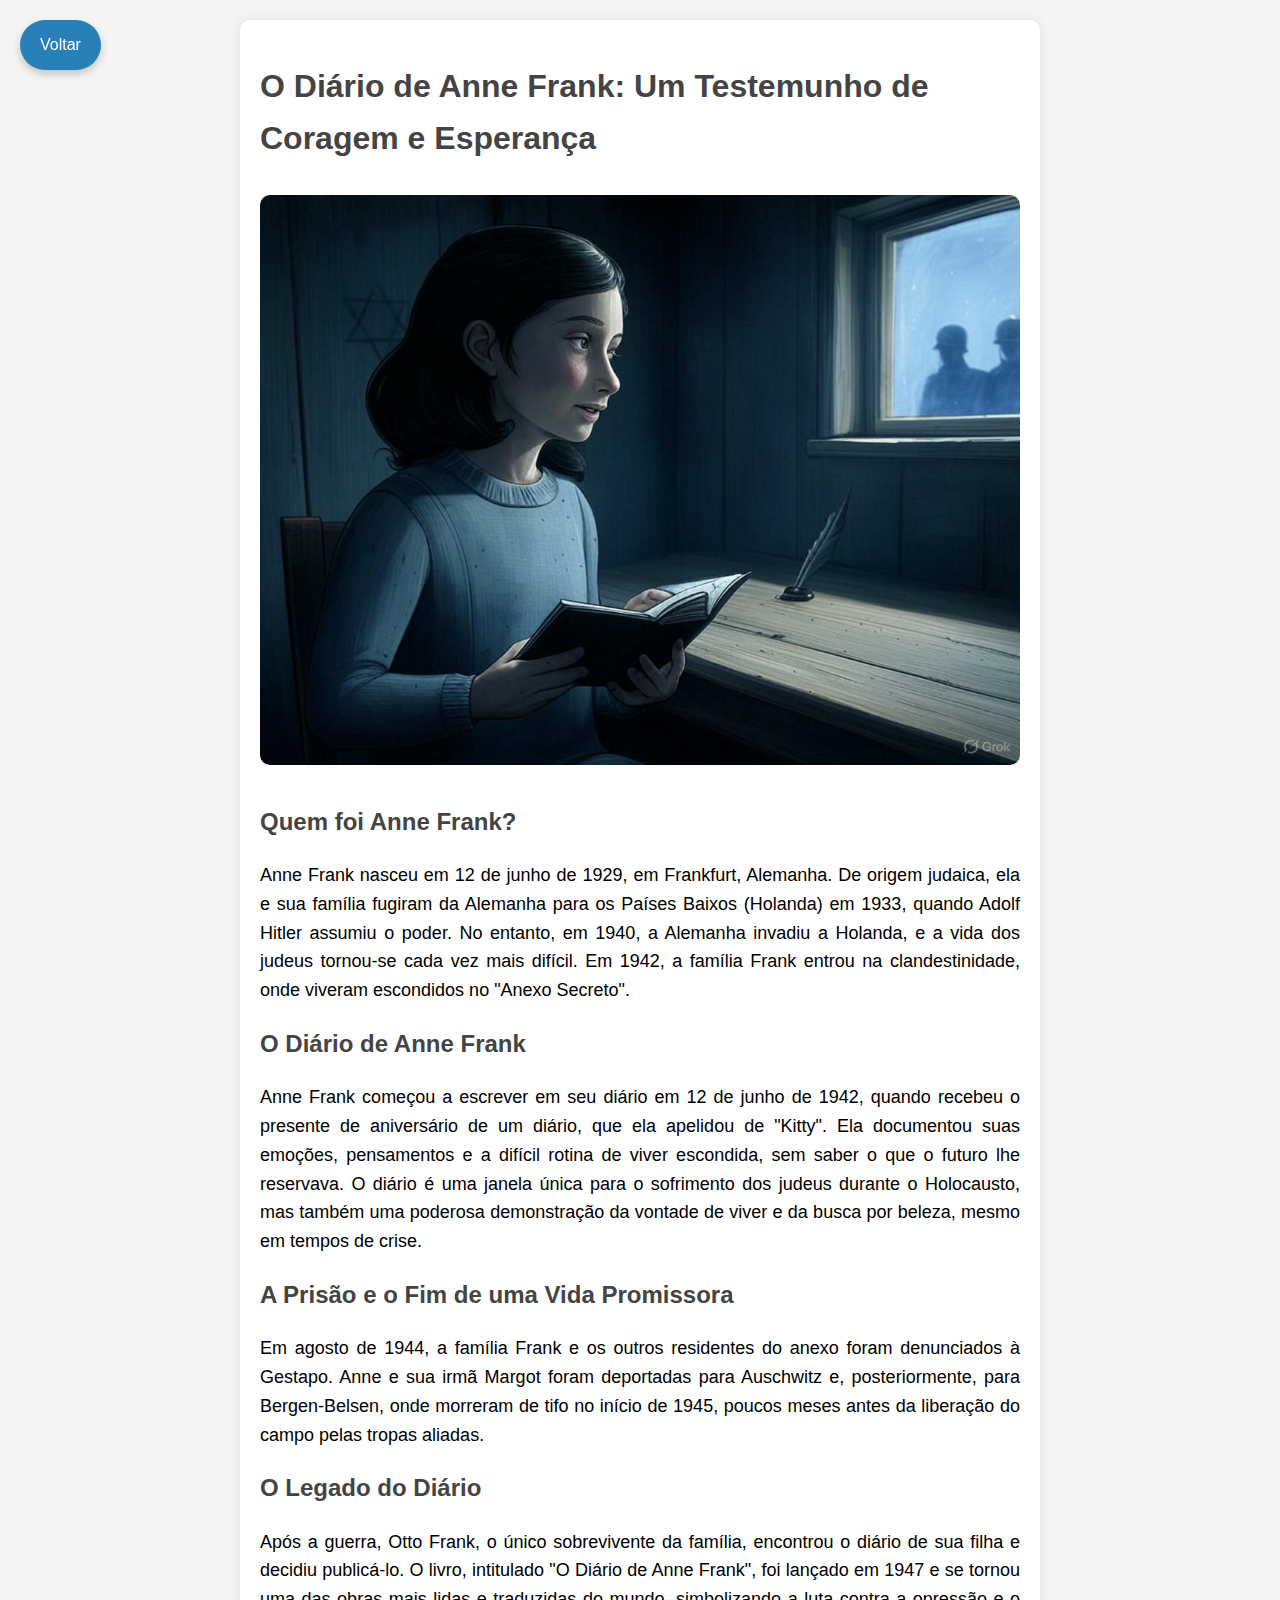
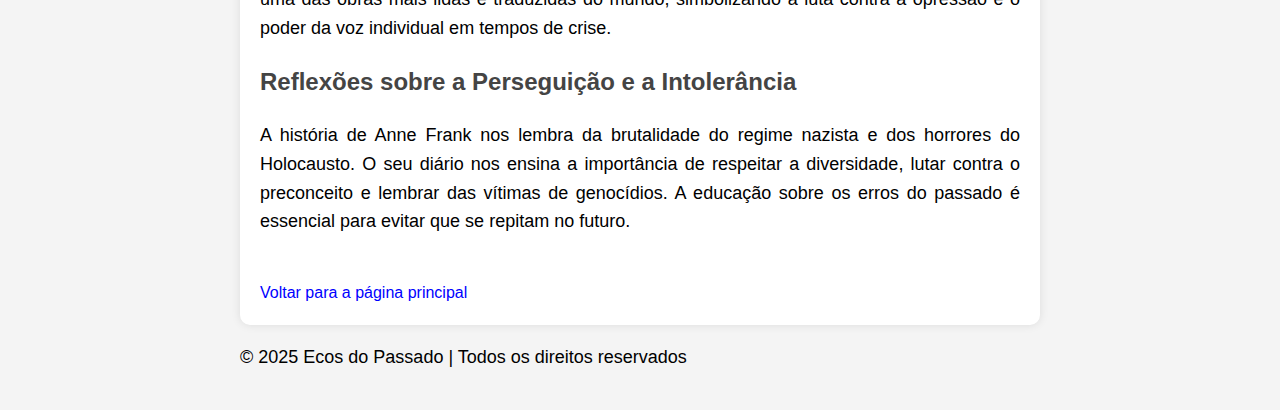
<file: anne_frank.html>
<!DOCTYPE html>
<html lang="pt">
<head>
    <meta charset="UTF-8">
    <meta name="viewport" content="width=device-width, initial-scale=1.0">
    <title>O Diário de Anne Frank: Um Testemunho de Coragem e Esperança</title>
    <style>
        body {
            font-family: Arial, sans-serif;
            line-height: 1.6;
            max-width: 800px;
            margin: auto;
            padding: 20px;
            background-color: #f4f4f4;
        }
        h1, h2 {
            color: #444;
        }
        .container {
            background: white;
            padding: 20px;
            border-radius: 10px;
            box-shadow: 0px 0px 10px rgba(0, 0, 0, 0.1);
        }
        img {
            width: 100%;
            border-radius: 10px;
            margin: 10px 0;
        }
        p {
            text-align: justify;
            font-size: 18px;
        }
        a {
            text-decoration: none;
            color: blue;
        }

        /* Estilização do botão de voltar */
        .back-button {
            position: fixed;
            top: 20px;
            left: 20px;
            background-color: #2980b9;
            color: white;
            font-size: 16px;
            padding: 12px 20px;
            border-radius: 30px;
            text-decoration: none;
            transition: background-color 0.3s ease, transform 0.3s ease;
            box-shadow: 0 4px 8px rgba(0, 0, 0, 0.2);
        }

        .back-button:hover {
            background-color: #3498db;
            transform: translateY(-3px);
        }

        .back-button:active {
            background-color: #2980b9;
            transform: translateY(1px);
        }
    </style>
</head>
<body>

    <div class="container">
        <h1>O Diário de Anne Frank: Um Testemunho de Coragem e Esperança</h1>
        <!-- Mantendo apenas a primeira imagem -->
        <img src="images/images/anne_frankk.jpg" alt="Anne Frank">

        <h2>Quem foi Anne Frank?</h2>
        <p>Anne Frank nasceu em 12 de junho de 1929, em Frankfurt, Alemanha. De origem judaica, ela e sua família fugiram da Alemanha para os Países Baixos (Holanda) em 1933, quando Adolf Hitler assumiu o poder. No entanto, em 1940, a Alemanha invadiu a Holanda, e a vida dos judeus tornou-se cada vez mais difícil. Em 1942, a família Frank entrou na clandestinidade, onde viveram escondidos no "Anexo Secreto".</p>

        <h2>O Diário de Anne Frank</h2>
        <p>Anne Frank começou a escrever em seu diário em 12 de junho de 1942, quando recebeu o presente de aniversário de um diário, que ela apelidou de "Kitty". Ela documentou suas emoções, pensamentos e a difícil rotina de viver escondida, sem saber o que o futuro lhe reservava. O diário é uma janela única para o sofrimento dos judeus durante o Holocausto, mas também uma poderosa demonstração da vontade de viver e da busca por beleza, mesmo em tempos de crise.</p>

        <h2>A Prisão e o Fim de uma Vida Promissora</h2>
        <p>Em agosto de 1944, a família Frank e os outros residentes do anexo foram denunciados à Gestapo. Anne e sua irmã Margot foram deportadas para Auschwitz e, posteriormente, para Bergen-Belsen, onde morreram de tifo no início de 1945, poucos meses antes da liberação do campo pelas tropas aliadas.</p>

        <h2>O Legado do Diário</h2>
        <p>Após a guerra, Otto Frank, o único sobrevivente da família, encontrou o diário de sua filha e decidiu publicá-lo. O livro, intitulado "O Diário de Anne Frank", foi lançado em 1947 e se tornou uma das obras mais lidas e traduzidas do mundo, simbolizando a luta contra a opressão e o poder da voz individual em tempos de crise.</p>

        <h2>Reflexões sobre a Perseguição e a Intolerância</h2>
        <p>A história de Anne Frank nos lembra da brutalidade do regime nazista e dos horrores do Holocausto. O seu diário nos ensina a importância de respeitar a diversidade, lutar contra o preconceito e lembrar das vítimas de genocídios. A educação sobre os erros do passado é essencial para evitar que se repitam no futuro.</p>

        <br>
        <a href="index.html">Voltar para a página principal</a>
    </div>

    <!-- Botão de Voltar -->
    <a href="index.html" class="back-button">Voltar</a>

    <footer>
        <p>&copy; 2025 Ecos do Passado | Todos os direitos reservados</p>
    </footer>

</body>
</html>
</file>
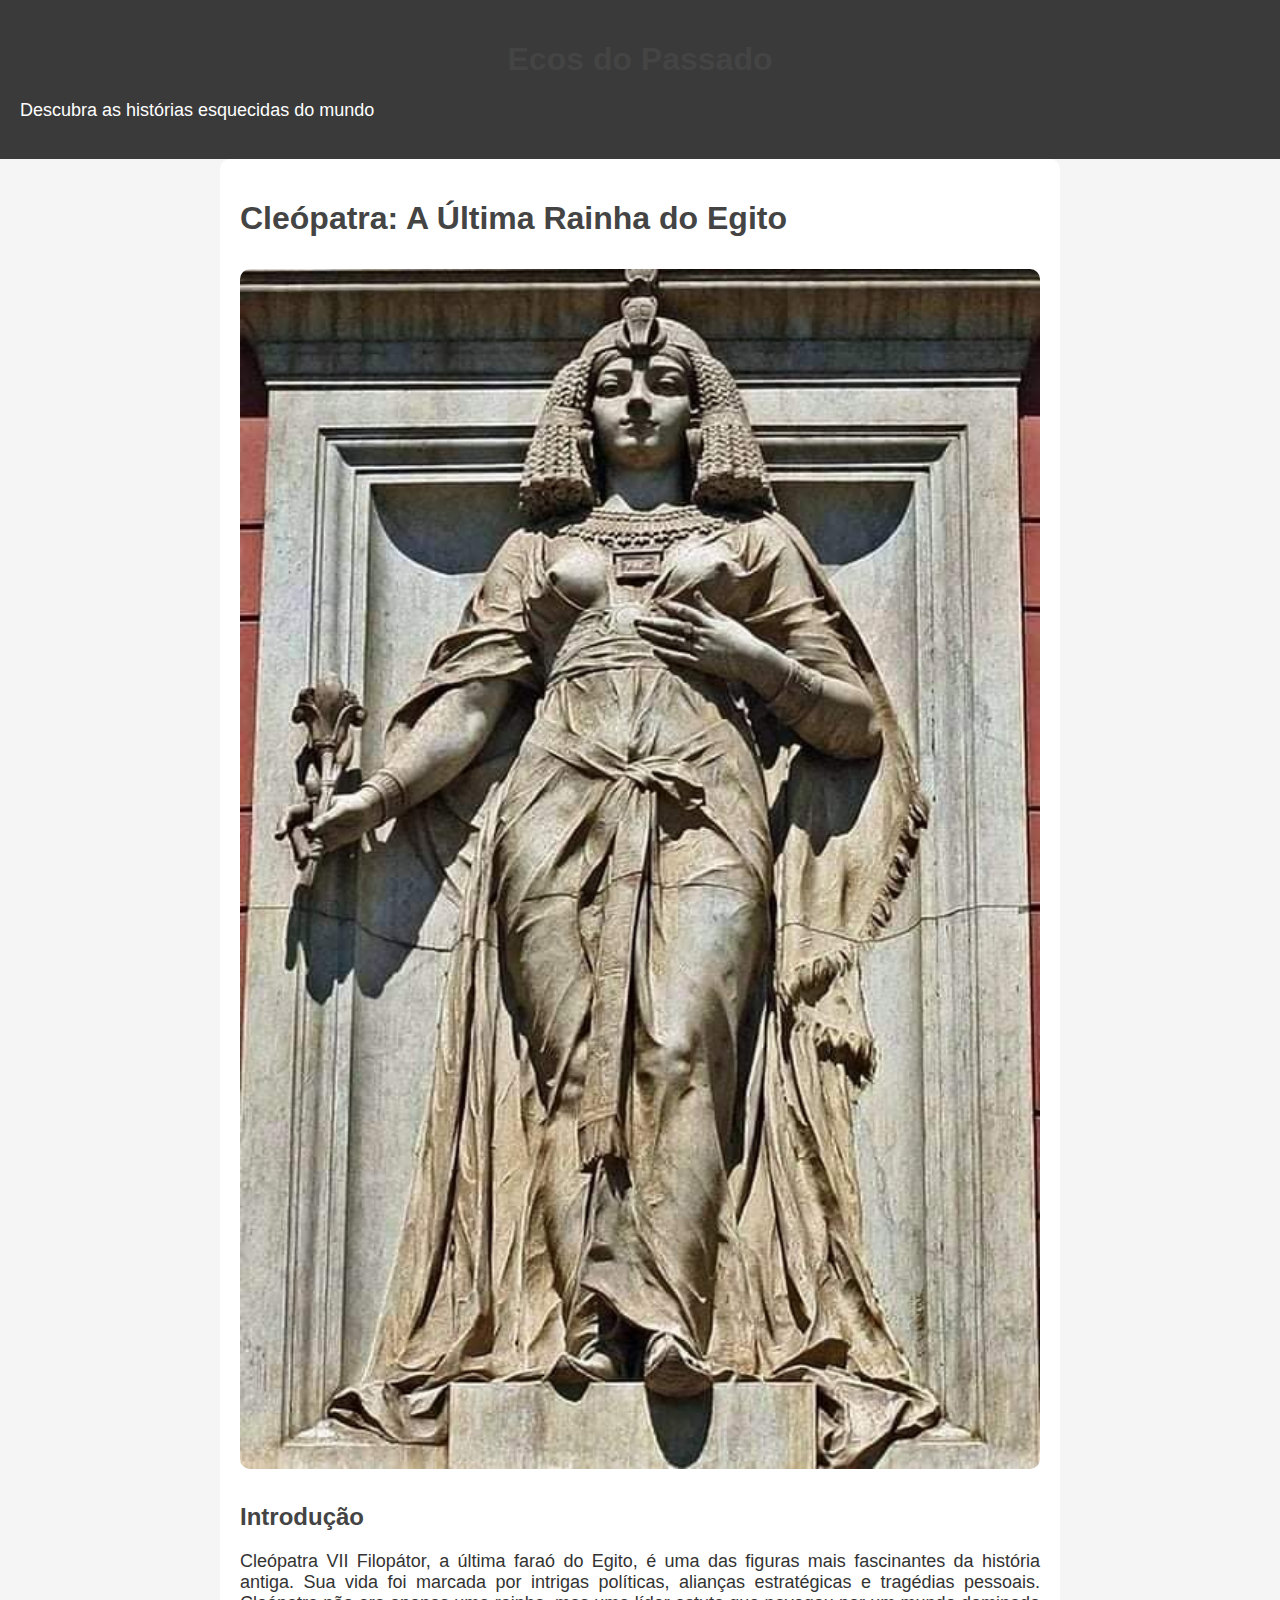
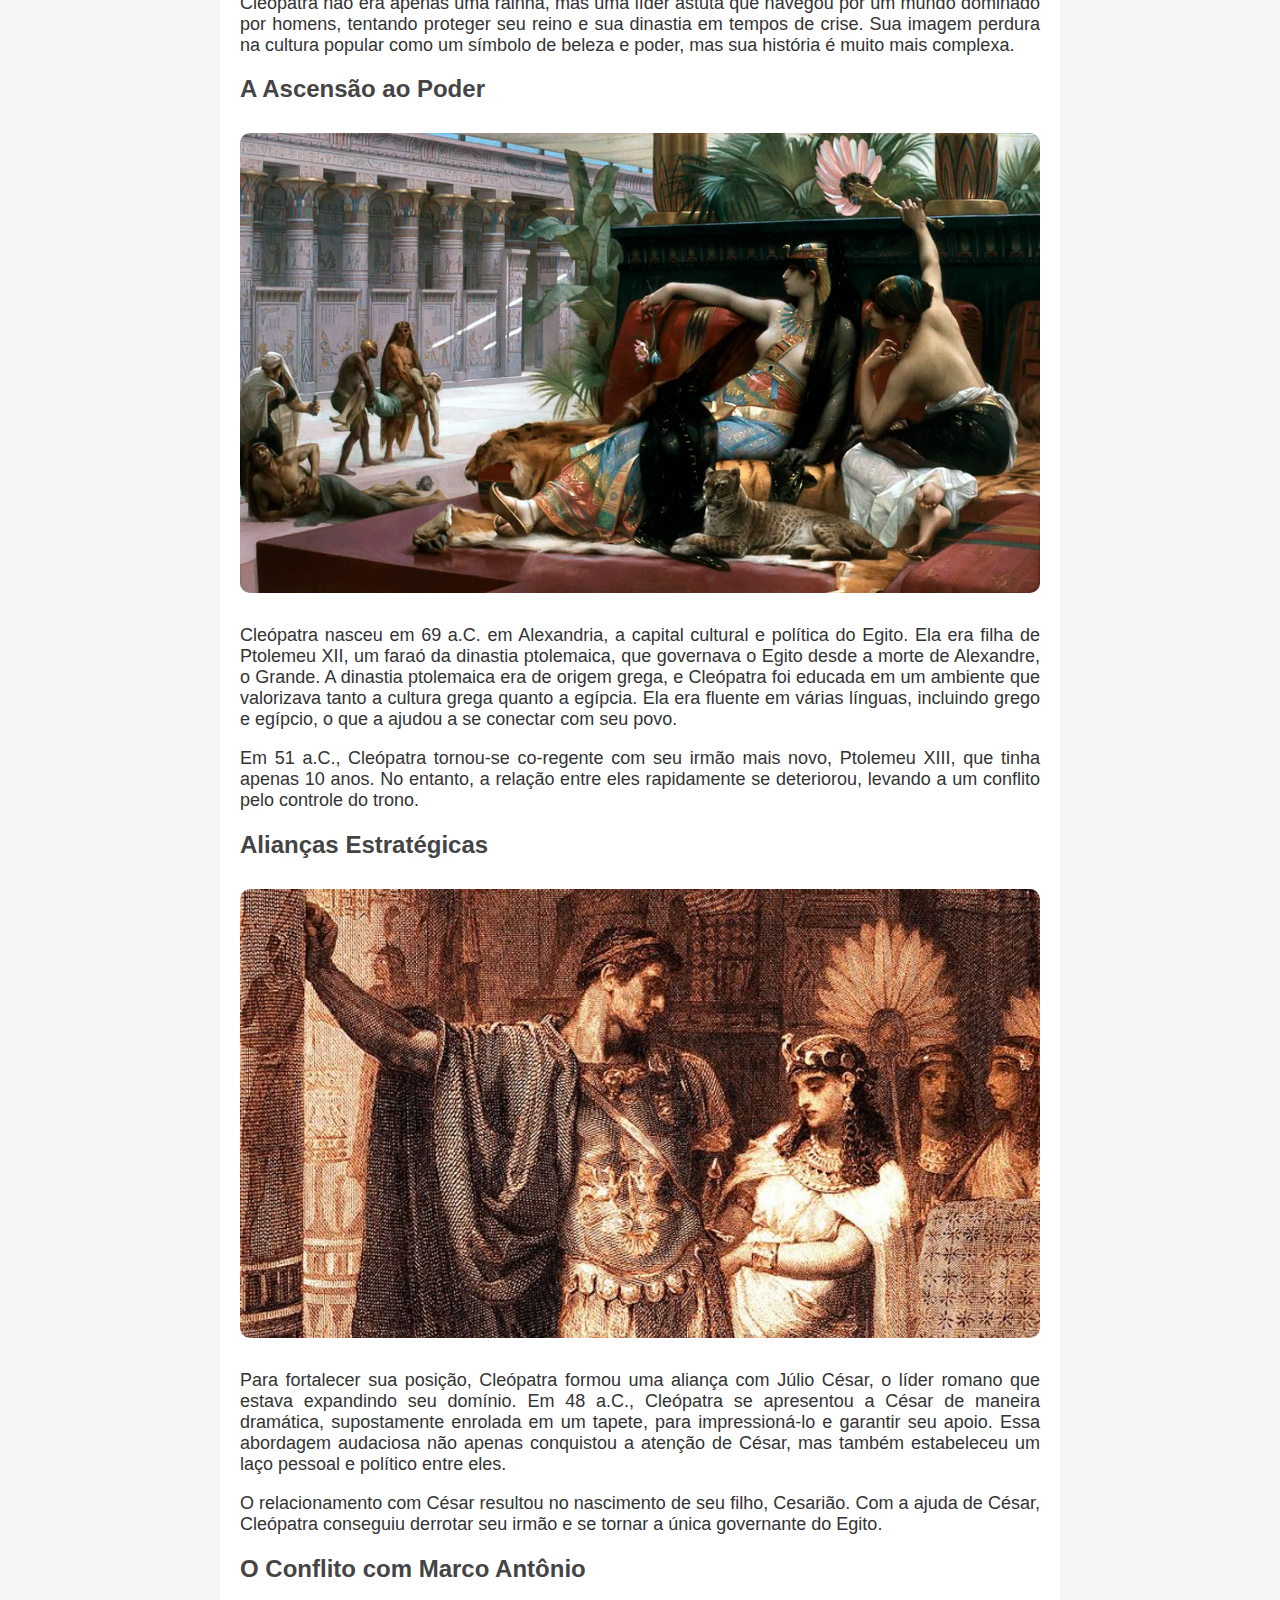
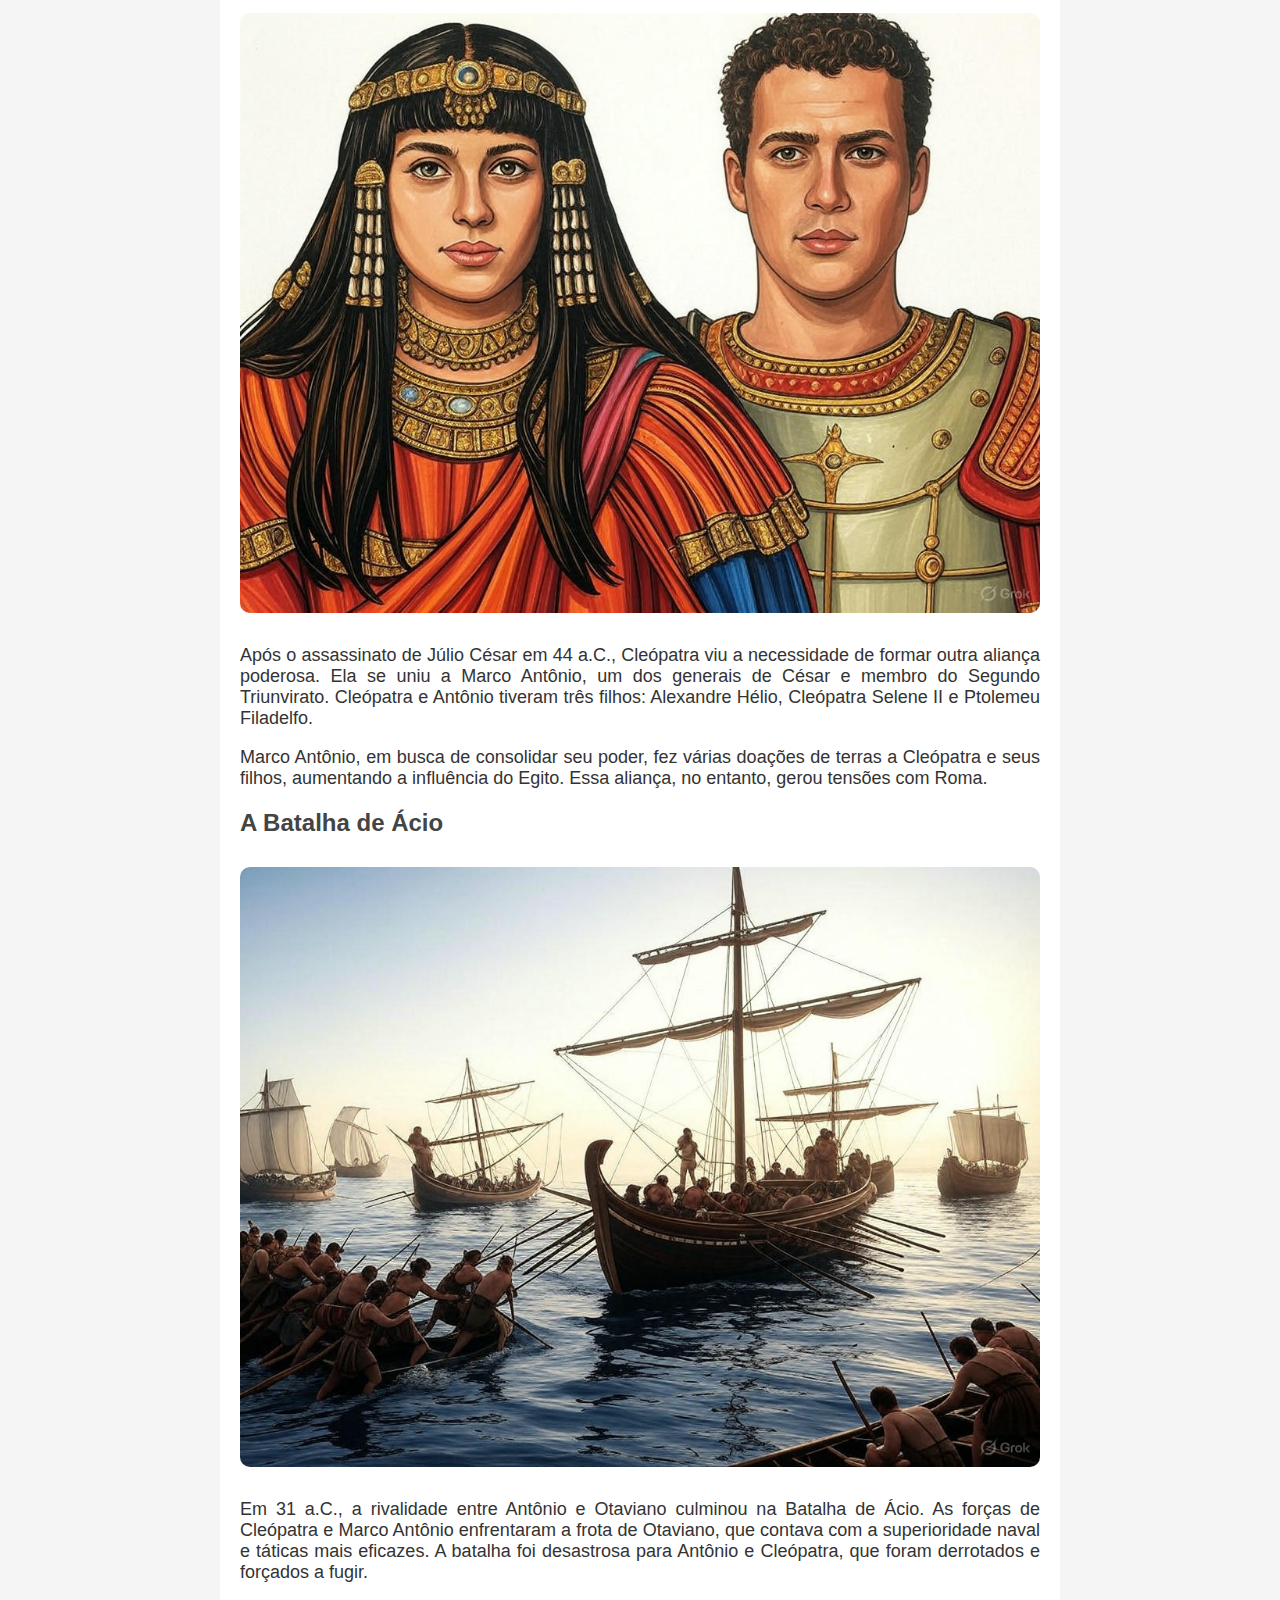
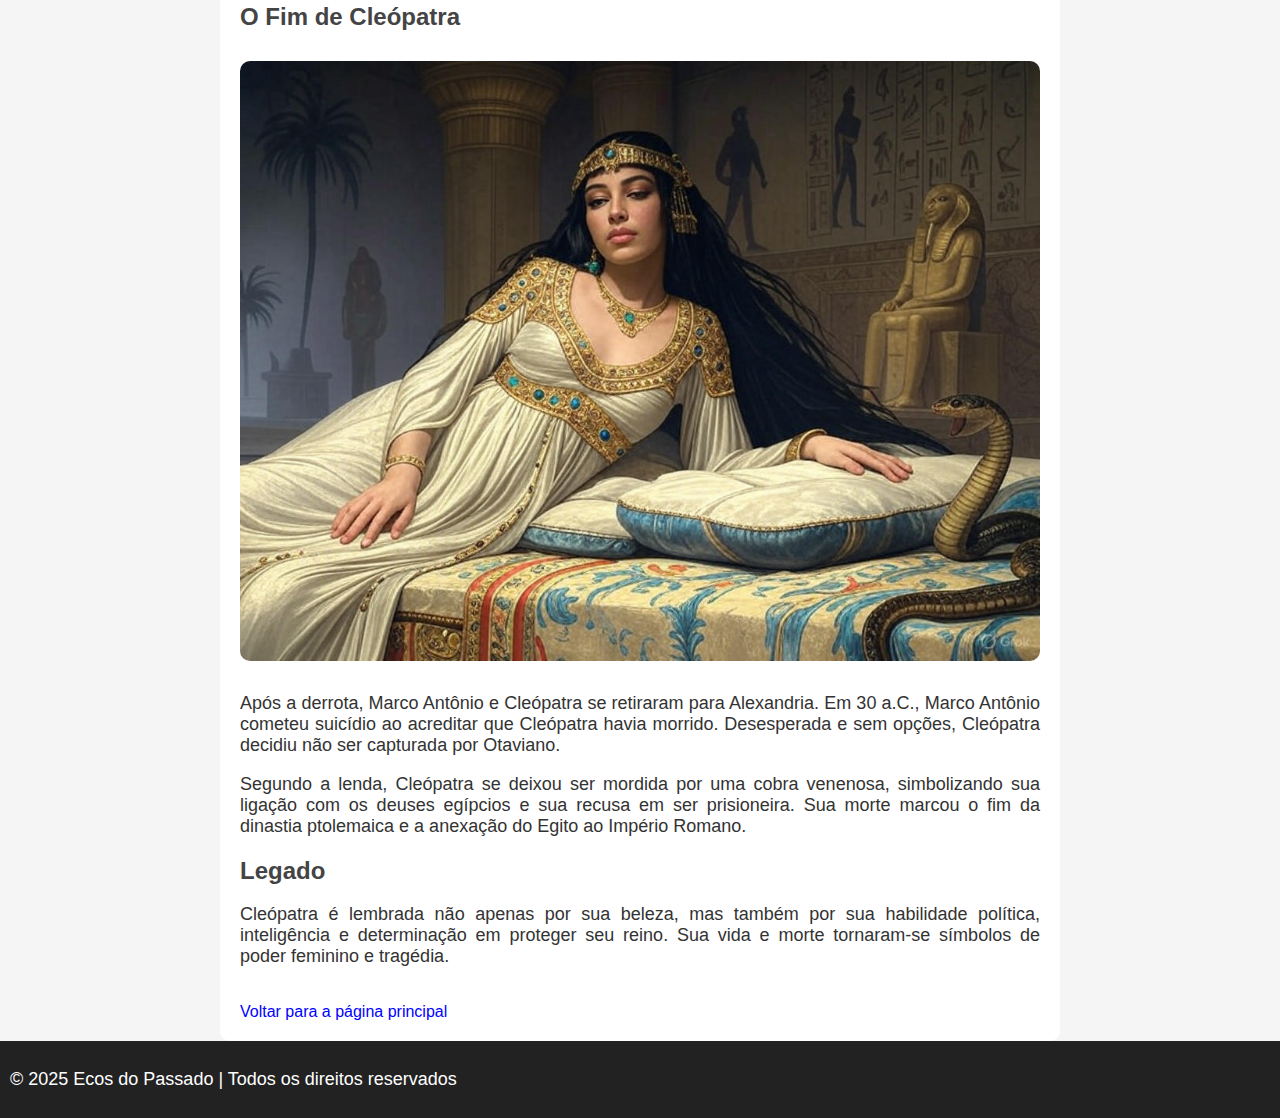
<file: cleopatra.html>
<!DOCTYPE html>
<html lang="pt">
<head>
    <meta charset="UTF-8">
    <meta name="viewport" content="width=device-width, initial-scale=1.0">
    <title>Cleópatra - A Última Rainha do Egito</title>
    <link rel="stylesheet" href="styles.css">
    <style>
        .container { max-width: 800px; margin: auto; background: white; padding: 20px; border-radius: 10px; }
        h1, h2 { color: #444; }
        img { width: 100%; border-radius: 10px; margin: 10px 0; }
        p { text-align: justify; font-size: 18px; }
        a { text-decoration: none; color: blue; }
    </style>
</head>
<body>

    <header>
        <h1>Ecos do Passado</h1>
        <p>Descubra as histórias esquecidas do mundo</p>
    </header>

    <div class="container">
        <h1>Cleópatra: A Última Rainha do Egito</h1>
        <img src="images/images/cleopatra.jpg" alt="Cleópatra">

        <h2>Introdução</h2>
        <p>Cleópatra VII Filopátor, a última faraó do Egito, é uma das figuras mais fascinantes da história antiga. Sua vida foi marcada por intrigas políticas, alianças estratégicas e tragédias pessoais. Cleópatra não era apenas uma rainha, mas uma líder astuta que navegou por um mundo dominado por homens, tentando proteger seu reino e sua dinastia em tempos de crise. Sua imagem perdura na cultura popular como um símbolo de beleza e poder, mas sua história é muito mais complexa.</p>

        <h2>A Ascensão ao Poder</h2>
        <img src="images/images/cleopatra_coroacao.jpg" alt="Cleópatra sendo coroada">
        <p>Cleópatra nasceu em 69 a.C. em Alexandria, a capital cultural e política do Egito. Ela era filha de Ptolemeu XII, um faraó da dinastia ptolemaica, que governava o Egito desde a morte de Alexandre, o Grande. A dinastia ptolemaica era de origem grega, e Cleópatra foi educada em um ambiente que valorizava tanto a cultura grega quanto a egípcia. Ela era fluente em várias línguas, incluindo grego e egípcio, o que a ajudou a se conectar com seu povo.</p>

        <p>Em 51 a.C., Cleópatra tornou-se co-regente com seu irmão mais novo, Ptolemeu XIII, que tinha apenas 10 anos. No entanto, a relação entre eles rapidamente se deteriorou, levando a um conflito pelo controle do trono.</p>

        <h2>Alianças Estratégicas</h2>
        <img src="images/images/cleopatra_julio_cesar.jpg" alt="Cleópatra e Júlio César">
        <p>Para fortalecer sua posição, Cleópatra formou uma aliança com Júlio César, o líder romano que estava expandindo seu domínio. Em 48 a.C., Cleópatra se apresentou a César de maneira dramática, supostamente enrolada em um tapete, para impressioná-lo e garantir seu apoio. Essa abordagem audaciosa não apenas conquistou a atenção de César, mas também estabeleceu um laço pessoal e político entre eles.</p>

        <p>O relacionamento com César resultou no nascimento de seu filho, Cesarião. Com a ajuda de César, Cleópatra conseguiu derrotar seu irmão e se tornar a única governante do Egito.</p>

        <h2>O Conflito com Marco Antônio</h2>
        <img src="images/images/cleopatra_marco_antonio.jpg" alt="Cleópatra e Marco Antônio">
        <p>Após o assassinato de Júlio César em 44 a.C., Cleópatra viu a necessidade de formar outra aliança poderosa. Ela se uniu a Marco Antônio, um dos generais de César e membro do Segundo Triunvirato. Cleópatra e Antônio tiveram três filhos: Alexandre Hélio, Cleópatra Selene II e Ptolemeu Filadelfo.</p>

        <p>Marco Antônio, em busca de consolidar seu poder, fez várias doações de terras a Cleópatra e seus filhos, aumentando a influência do Egito. Essa aliança, no entanto, gerou tensões com Roma.</p>

        <h2>A Batalha de Ácio</h2>
        <img src="images/images/batalha_acio.jpg" alt="Batalha de Ácio">
        <p>Em 31 a.C., a rivalidade entre Antônio e Otaviano culminou na Batalha de Ácio. As forças de Cleópatra e Marco Antônio enfrentaram a frota de Otaviano, que contava com a superioridade naval e táticas mais eficazes. A batalha foi desastrosa para Antônio e Cleópatra, que foram derrotados e forçados a fugir.</p>

        <h2>O Fim de Cleópatra</h2>
        <img src="images/images/cleopatra_morte.jpg" alt="A morte de Cleópatra">
        <p>Após a derrota, Marco Antônio e Cleópatra se retiraram para Alexandria. Em 30 a.C., Marco Antônio cometeu suicídio ao acreditar que Cleópatra havia morrido. Desesperada e sem opções, Cleópatra decidiu não ser capturada por Otaviano.</p>

        <p>Segundo a lenda, Cleópatra se deixou ser mordida por uma cobra venenosa, simbolizando sua ligação com os deuses egípcios e sua recusa em ser prisioneira. Sua morte marcou o fim da dinastia ptolemaica e a anexação do Egito ao Império Romano.</p>

        <h2>Legado</h2>
        <p>Cleópatra é lembrada não apenas por sua beleza, mas também por sua habilidade política, inteligência e determinação em proteger seu reino. Sua vida e morte tornaram-se símbolos de poder feminino e tragédia.</p>

        <br>
        <a href="index.html">Voltar para a página principal</a>
    </div>

    <footer>
        <p>&copy; 2025 Ecos do Passado | Todos os direitos reservados</p>
    </footer>

</body>
</html>
</file>
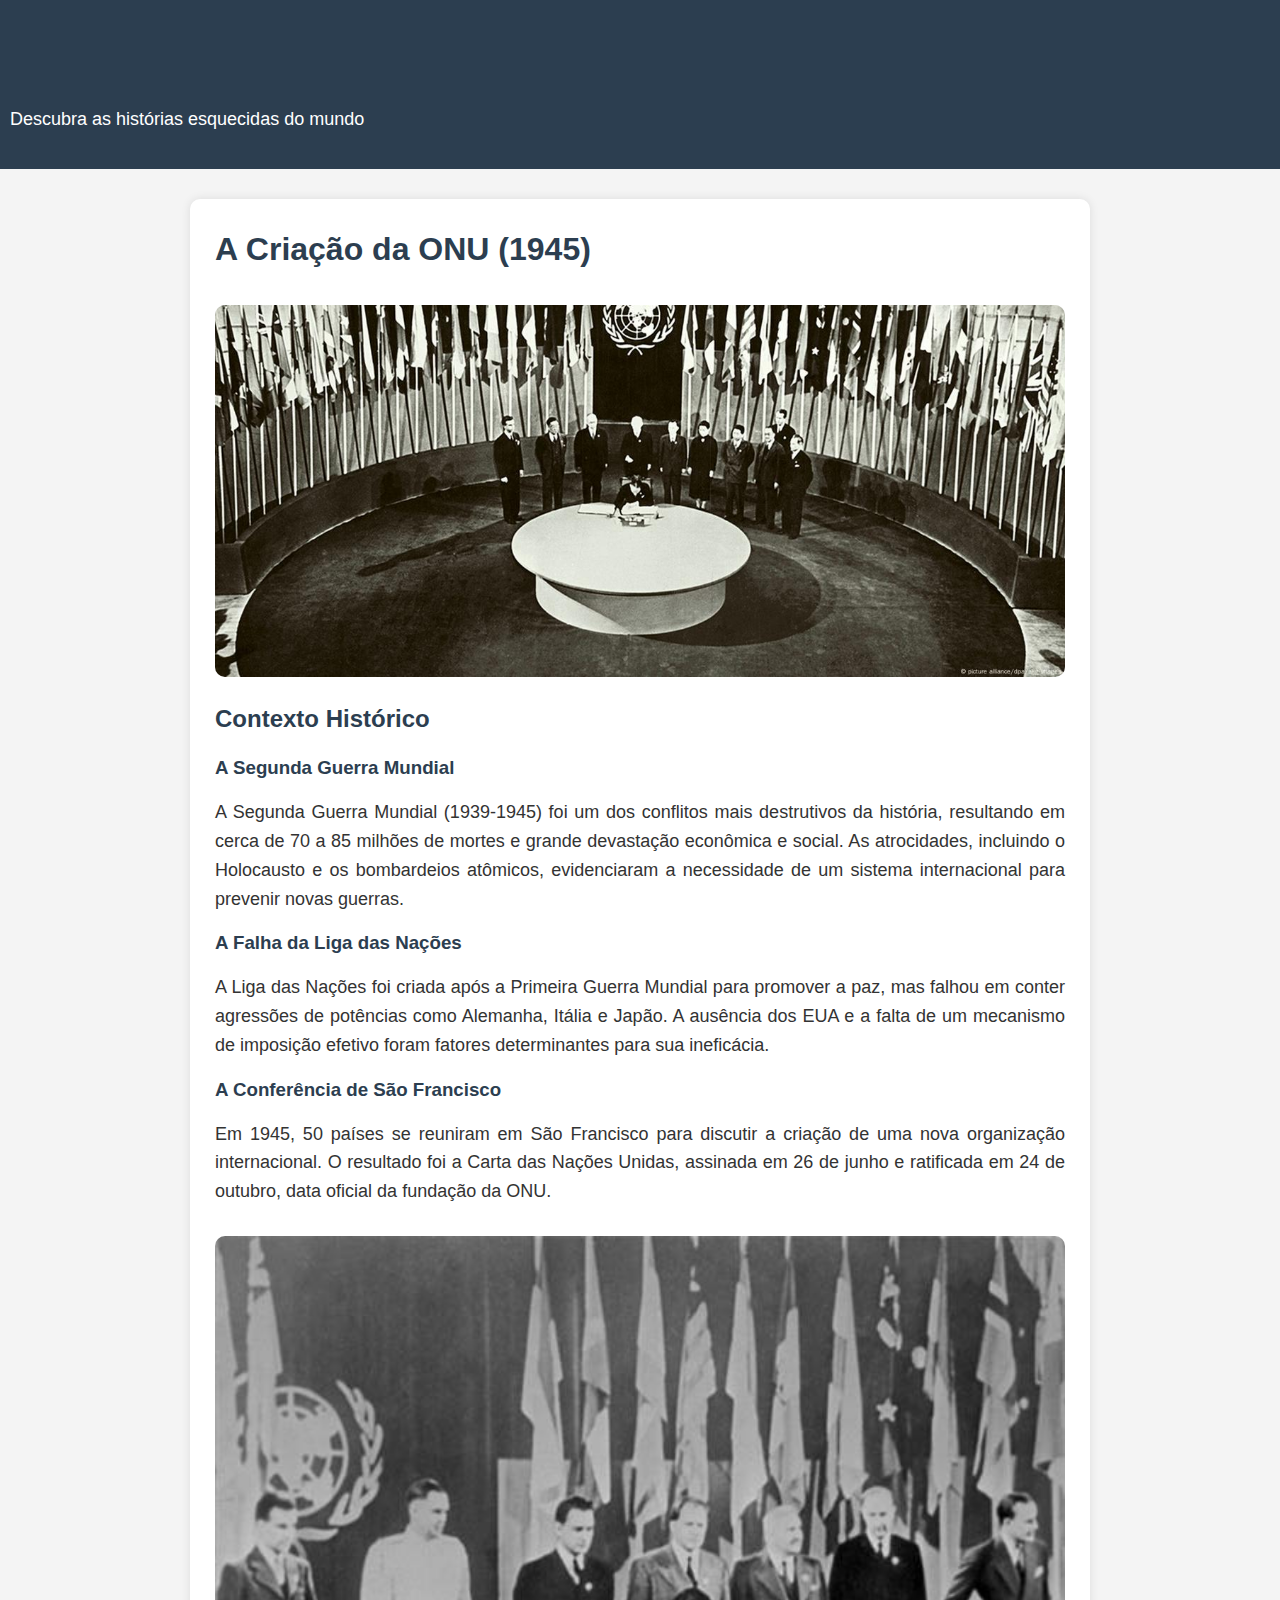
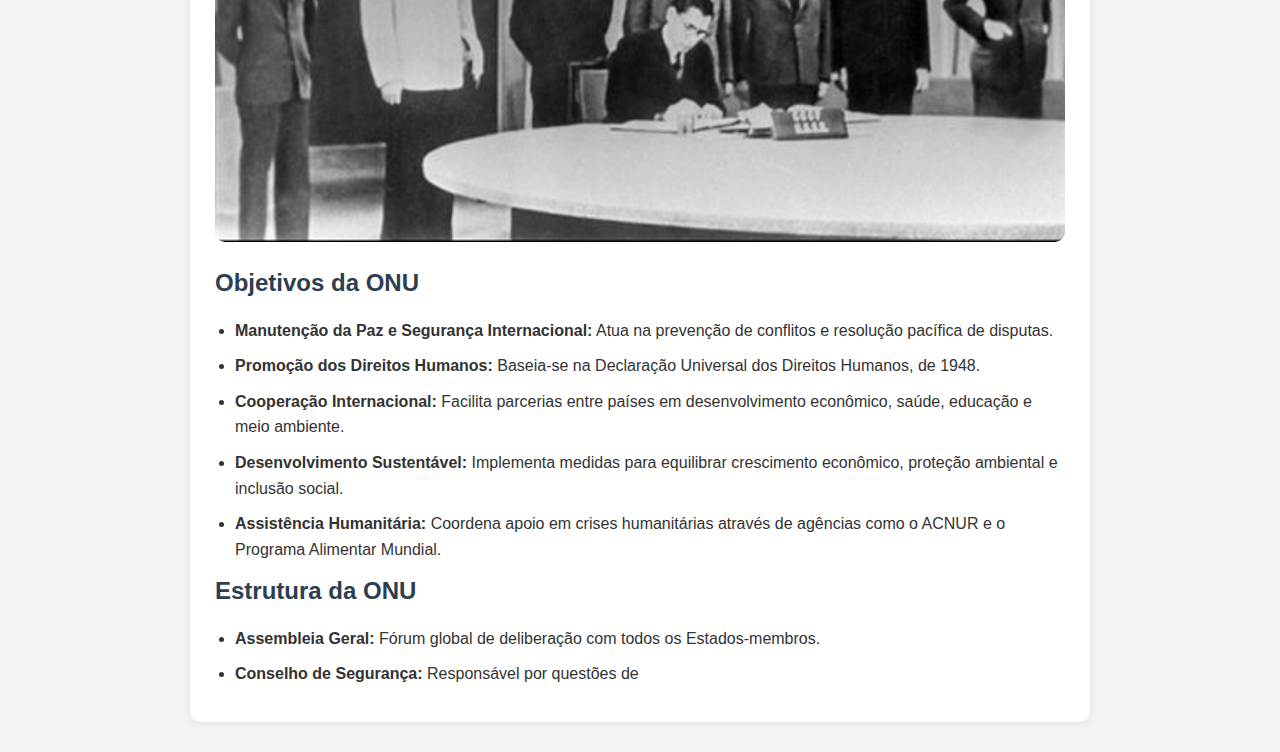
<file: criacao_onu.html>
<!DOCTYPE html>
<html lang="pt">
<head>
    <meta charset="UTF-8">
    <meta name="viewport" content="width=device-width, initial-scale=1.0">
    <title>A Criação da ONU (1945)</title>
    <link rel="stylesheet" href="styles.css">
    <style>
        /* Estilização Geral */
        * {
            margin: 0;
            padding: 0;
            box-sizing: border-box;
            font-family: Arial, sans-serif;
        }

        body {
            background-color: #f4f4f4;
            color: #333;
            line-height: 1.6;
        }

        /* Cabeçalho */
        header {
            background: #2c3e50;
            color: white;
            text-align: center;
            padding: 20px 10px;
            font-size: 22px;
        }

        /* Container do conteúdo */
        .container {
            max-width: 900px;
            margin: 30px auto;
            background: white;
            padding: 25px;
            border-radius: 10px;
            box-shadow: 0 0 10px rgba(0, 0, 0, 0.1);
        }

        h1, h2, h3 {
            color: #2c3e50;
            margin-bottom: 15px;
        }

        img {
            width: 100%;
            border-radius: 10px;
            margin: 15px 0;
            transition: transform 0.3s ease-in-out;
        }

        img:hover {
            transform: scale(1.02);
        }

        p {
            text-align: justify;
            font-size: 18px;
            margin-bottom: 15px;
        }

        ul {
            padding-left: 20px;
        }

        ul li {
            margin-bottom: 10px;
        }

        a {
            display: inline-block;
            margin-top: 10px;
            color: #2980b9;
            text-decoration: none;
            font-weight: bold;
            transition: color 0.3s ease;
        }

        a:hover {
            color: #1c6691;
        }

        /* Rodapé */
        footer {
            text-align: center;
            padding: 15px;
            background: #2c3e50;
            color: white;
            margin-top: 30px;
        }
    </style>
</head>
<body>

    <header>
        <h1>Ecos do Passado</h1>
        <p>Descubra as histórias esquecidas do mundo</p>
    </header>

    <div class="container">
        <h1>A Criação da ONU (1945)</h1>

        <img src="images/images/onu1.jpg" alt="Assinatura da Carta das Nações Unidas em 1945">

        <h2>Contexto Histórico</h2>

        <h3>A Segunda Guerra Mundial</h3>
        <p>A Segunda Guerra Mundial (1939-1945) foi um dos conflitos mais destrutivos da história, resultando em cerca de 70 a 85 milhões de mortes e grande devastação econômica e social. As atrocidades, incluindo o Holocausto e os bombardeios atômicos, evidenciaram a necessidade de um sistema internacional para prevenir novas guerras.</p>

        <h3>A Falha da Liga das Nações</h3>
        <p>A Liga das Nações foi criada após a Primeira Guerra Mundial para promover a paz, mas falhou em conter agressões de potências como Alemanha, Itália e Japão. A ausência dos EUA e a falta de um mecanismo de imposição efetivo foram fatores determinantes para sua ineficácia.</p>

        <h3>A Conferência de São Francisco</h3>
        <p>Em 1945, 50 países se reuniram em São Francisco para discutir a criação de uma nova organização internacional. O resultado foi a Carta das Nações Unidas, assinada em 26 de junho e ratificada em 24 de outubro, data oficial da fundação da ONU.</p>

        <img src="images/images/onu2.jpg" alt="Bandeira da ONU e seus princípios fundamentais">

        <h2>Objetivos da ONU</h2>
        <ul>
            <li><strong>Manutenção da Paz e Segurança Internacional:</strong> Atua na prevenção de conflitos e resolução pacífica de disputas.</li>
            <li><strong>Promoção dos Direitos Humanos:</strong> Baseia-se na Declaração Universal dos Direitos Humanos, de 1948.</li>
            <li><strong>Cooperação Internacional:</strong> Facilita parcerias entre países em desenvolvimento econômico, saúde, educação e meio ambiente.</li>
            <li><strong>Desenvolvimento Sustentável:</strong> Implementa medidas para equilibrar crescimento econômico, proteção ambiental e inclusão social.</li>
            <li><strong>Assistência Humanitária:</strong> Coordena apoio em crises humanitárias através de agências como o ACNUR e o Programa Alimentar Mundial.</li>
        </ul>

        <h2>Estrutura da ONU</h2>
        <ul>
            <li><strong>Assembleia Geral:</strong> Fórum global de deliberação com todos os Estados-membros.</li>
            <li><strong>Conselho de Segurança:</strong> Responsável por questões de
</file>
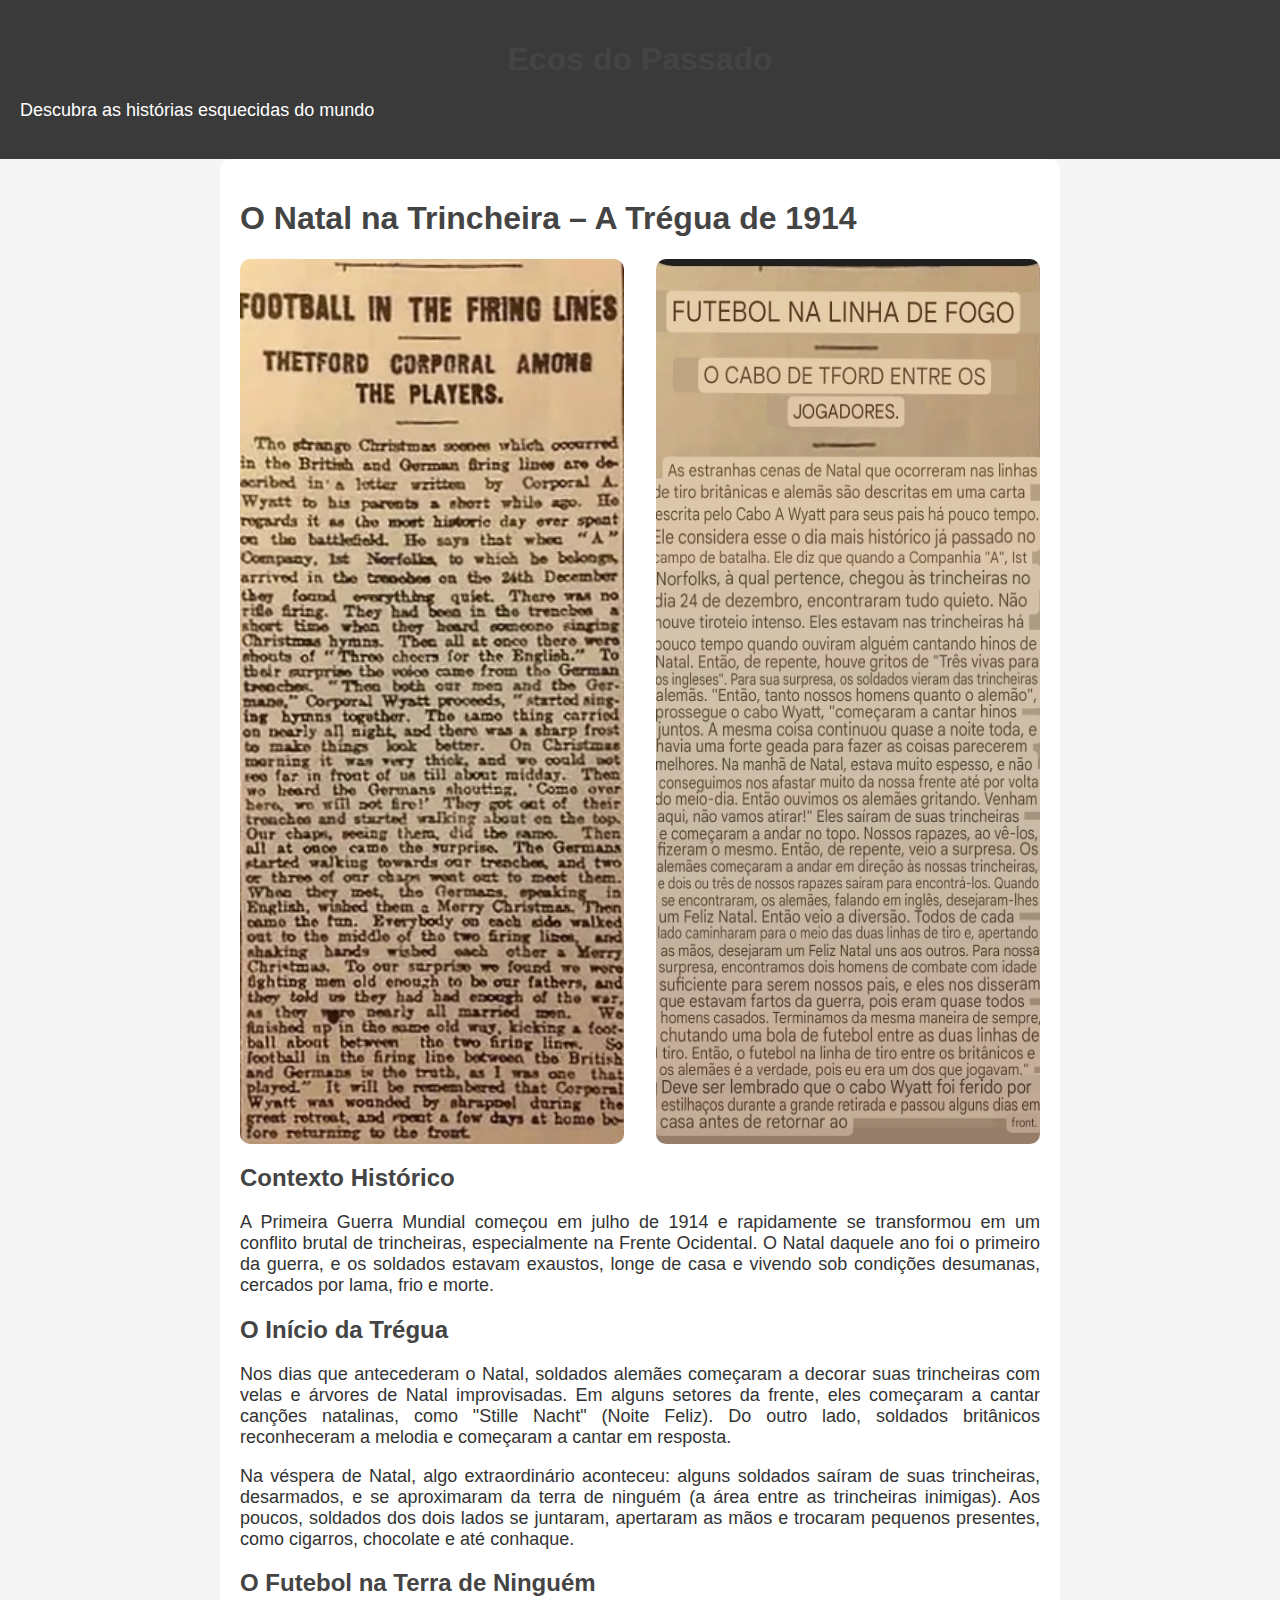
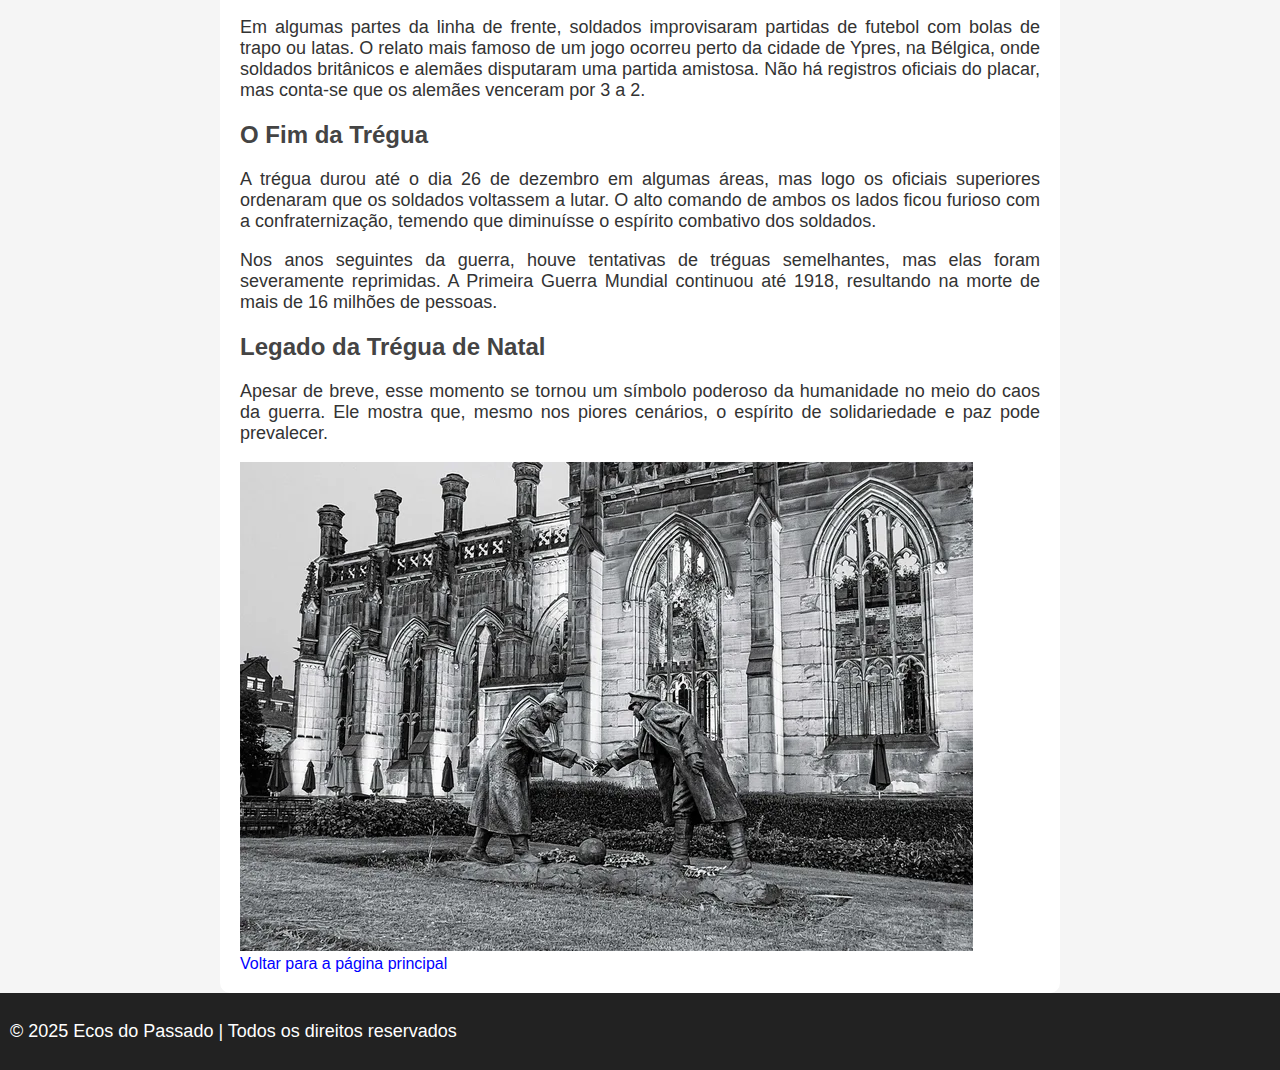
<file: tregua_natal.html>
<!DOCTYPE html>
<html lang="pt">
<head>
    <meta charset="UTF-8">
    <meta name="viewport" content="width=device-width, initial-scale=1.0">
    <title>O Natal na Trincheira – A Trégua de 1914</title>
    <link rel="stylesheet" href="styles.css">
    <style>
        .container { max-width: 800px; margin: auto; background: white; padding: 20px; border-radius: 10px; }
        h1, h2 { color: #444; }
        p { text-align: justify; font-size: 18px; }
        a { text-decoration: none; color: blue; }

        /* Adicionando estilo para exibir imagens lado a lado */
        .imagens-container {
            display: flex;
            justify-content: space-between;
            gap: 20px;
        }

        .imagens-container img {
            width: 48%; /* Ajuste o tamanho das imagens para que caibam lado a lado */
            border-radius: 10px;
        }
    </style>
</head>
<body>

    <header>
        <h1>Ecos do Passado</h1>
        <p>Descubra as histórias esquecidas do mundo</p>
    </header>

    <div class="container">
        <h1>O Natal na Trincheira – A Trégua de 1914</h1>

        <!-- Imagens lado a lado -->
        <div class="imagens-container">
            <img src="images/images/tregua_natal_inicio.jpg" alt="Soldados celebrando a trégua de Natal">
            <img src="images/images/tregua_natal_2.jpg" alt="Imagens de soldados interagindo durante a trégua">
        </div>

        <h2>Contexto Histórico</h2>
        <p>A Primeira Guerra Mundial começou em julho de 1914 e rapidamente se transformou em um conflito brutal de trincheiras, especialmente na Frente Ocidental. O Natal daquele ano foi o primeiro da guerra, e os soldados estavam exaustos, longe de casa e vivendo sob condições desumanas, cercados por lama, frio e morte.</p>

        <h2>O Início da Trégua</h2>
        <p>Nos dias que antecederam o Natal, soldados alemães começaram a decorar suas trincheiras com velas e árvores de Natal improvisadas. Em alguns setores da frente, eles começaram a cantar canções natalinas, como "Stille Nacht" (Noite Feliz). Do outro lado, soldados britânicos reconheceram a melodia e começaram a cantar em resposta.</p>
        <p>Na véspera de Natal, algo extraordinário aconteceu: alguns soldados saíram de suas trincheiras, desarmados, e se aproximaram da terra de ninguém (a área entre as trincheiras inimigas). Aos poucos, soldados dos dois lados se juntaram, apertaram as mãos e trocaram pequenos presentes, como cigarros, chocolate e até conhaque.</p>

        <h2>O Futebol na Terra de Ninguém</h2>
        <p>Em algumas partes da linha de frente, soldados improvisaram partidas de futebol com bolas de trapo ou latas. O relato mais famoso de um jogo ocorreu perto da cidade de Ypres, na Bélgica, onde soldados britânicos e alemães disputaram uma partida amistosa. Não há registros oficiais do placar, mas conta-se que os alemães venceram por 3 a 2.</p>

        <h2>O Fim da Trégua</h2>
        <p>A trégua durou até o dia 26 de dezembro em algumas áreas, mas logo os oficiais superiores ordenaram que os soldados voltassem a lutar. O alto comando de ambos os lados ficou furioso com a confraternização, temendo que diminuísse o espírito combativo dos soldados.</p>
        <p>Nos anos seguintes da guerra, houve tentativas de tréguas semelhantes, mas elas foram severamente reprimidas. A Primeira Guerra Mundial continuou até 1918, resultando na morte de mais de 16 milhões de pessoas.</p>

        <h2>Legado da Trégua de Natal</h2>
        <p>Apesar de breve, esse momento se tornou um símbolo poderoso da humanidade no meio do caos da guerra. Ele mostra que, mesmo nos piores cenários, o espírito de solidariedade e paz pode prevalecer.</p>

        <!-- Segunda imagem no final do artigo -->
        <img src="images/images/tregua_natal_fim.jpg" alt="Soldados apertando as mãos durante a trégua">

        <br>
        <a href="index.html">Voltar para a página principal</a>
    </div>

    <footer>
        <p>&copy; 2025 Ecos do Passado | Todos os direitos reservados</p>
    </footer>

</body>
</html>
</file>
<file: styles.css>
body {
    font-family: Arial, sans-serif;
    margin: 0;
    padding: 0;
    background-color: #f5f5f5;
    color: #333;
}

header {
    background-color: #3a3a3a;
    color: white;
    text-align: center;
    padding: 20px;
}

nav ul {
    display: flex;
    list-style: none;
    background-color: #222;
    padding: 10px;
    justify-content: center;
}

nav ul li {
    margin: 0 15px;
}

nav ul li a {
    color: white;
    text-decoration: none;
}

.hero {
    text-align: center;
    padding: 50px;
    background: url('img/background.jpg') no-repeat center center;
    background-size: cover;
    color: white;
}

.hero h2 {
    font-size: 2.5em;
}

.hero .btn {
    display: inline-block;
    padding: 10px 20px;
    background: #ff9800;
    color: white;
    text-decoration: none;
    margin-top: 20px;
    border-radius: 5px;
}

.conteudo {
    display: flex;
    justify-content: center;
    gap: 20px;
    padding: 40px;
}

.card {
    background: white;
    padding: 15px;
    box-shadow: 0 0 10px rgba(0,0,0,0.1);
    text-align: center;
    width: 300px;
    border-radius: 5px;
}

.card img {
    width: 100%;
    border-radius: 5px;
}

.card a {
    display: block;
    margin-top: 10px;
    text-decoration: none;
    color: #ff9800;
}

footer {
    text-align: center;
    background-color: #222;
    color: white;
    padding: 10px;
}
</file>
